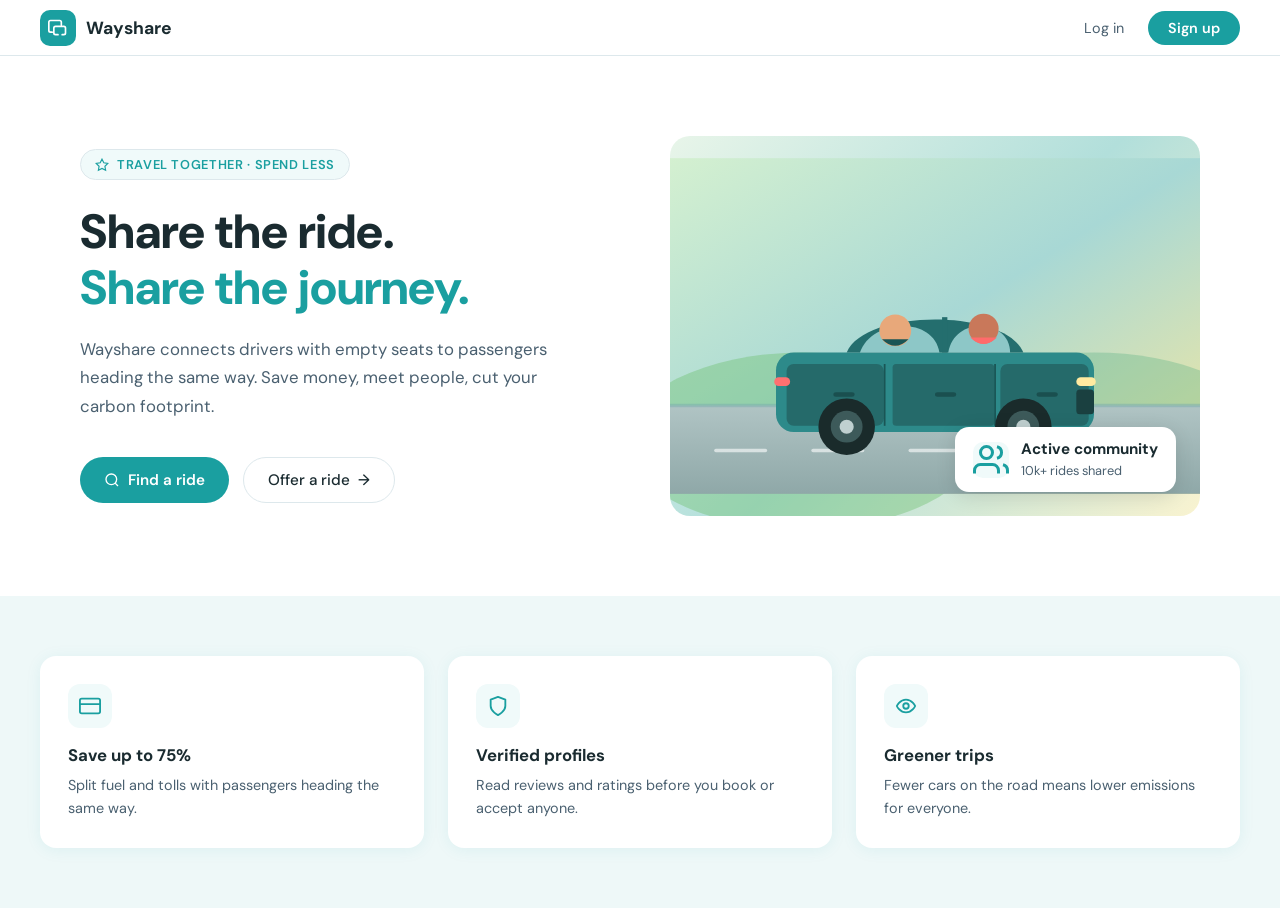
<file: index.html>
<!DOCTYPE html>
<html lang="fr">
<head>
<meta charset="UTF-8">
<meta name="viewport" content="width=device-width, initial-scale=1.0">
<title>Wayshare – Share the Ride</title>
<link href="https://fonts.googleapis.com/css2?family=DM+Sans:wght@400;500;600;700&family=DM+Serif+Display&display=swap" rel="stylesheet">
<style>
    *, *::before, *::after { box-sizing: border-box; margin: 0; padding: 0; }

  :root {
    --teal: #1a9fa0;
    --teal-dark: #138080;
    --teal-light: #e8f7f7;
    --teal-xlight: #f0fafa;
    --text-dark: #1a2b30;
    --text-mid: #4a6070;
    --text-light: #7a9aaa;
    --border: #dde8ec;
    --white: #ffffff;
    --bg: #eef8f8;
    --star: #f5a623;
    --card-shadow: 0 2px 16px rgba(26,159,160,0.08);
  }

  body {
    font-family: 'DM Sans', sans-serif;
    background: var(--bg);
    color: var(--text-dark);
    min-height: 100vh;
  }

  /* ── PAGES ── */
  .page { display: none; }
  .page.active { display: block; }

  /* ── NAVBAR ── */
  nav {
    background: var(--white);
    border-bottom: 1px solid var(--border);
    display: flex;
    align-items: center;
    justify-content: space-between;
    padding: 0 40px;
    height: 56px;
    position: sticky;
    top: 0;
    z-index: 100;
  }
  .nav-logo { display: flex; align-items: center; gap: 10px; cursor: pointer; text-decoration: none; }
  .logo-icon {
    width: 36px; height: 36px; background: var(--teal);
    border-radius: 10px; display: flex; align-items: center; justify-content: center;
  }
  .logo-icon svg { width: 20px; height: 20px; fill: white; }
  .nav-logo span { font-size: 1.1rem; font-weight: 700; color: var(--text-dark); }
  .nav-center button {
    display: flex; align-items: center; gap: 8px;
    background: var(--teal-xlight); border: 1px solid var(--border);
    color: var(--text-mid); font-family: inherit; font-size: 0.9rem;
    padding: 8px 20px; border-radius: 999px; cursor: pointer;
    transition: background 0.2s;
  }
  .nav-center button:hover { background: var(--teal-light); }
  .nav-right { display: flex; gap: 12px; align-items: center; }
  .btn-ghost { background: none; border: none; color: var(--text-mid); font-family: inherit; font-size: 0.9rem; cursor: pointer; padding: 8px 12px; border-radius: 8px; transition: color 0.2s; }
  .btn-ghost:hover { color: var(--teal); }
  .btn-teal {
    background: var(--teal); color: white; border: none;
    font-family: inherit; font-size: 0.9rem; font-weight: 600;
    padding: 8px 20px; border-radius: 999px; cursor: pointer;
    transition: background 0.2s;
  }
  .btn-teal:hover { background: var(--teal-dark); }

  /* ── AUTH CARD ── */
  .auth-wrap {
    min-height: calc(100vh - 56px);
    display: flex; align-items: center; justify-content: center;
    padding: 40px 16px;
  }
  .auth-card {
    background: var(--white);
    border-radius: 20px;
    box-shadow: 0 4px 40px rgba(26,159,160,0.10);
    padding: 40px;
    width: 100%;
    max-width: 420px;
    animation: fadeUp 0.4s ease;
  }
  @keyframes fadeUp {
    from { opacity: 0; transform: translateY(16px); }
    to   { opacity: 1; transform: translateY(0); }
  }
  .auth-logo { display: flex; align-items: center; gap: 10px; margin-bottom: 28px; }
  .auth-logo span { font-size: 1.15rem; font-weight: 700; color: var(--text-dark); }
  .auth-card h1 { font-size: 1.6rem; font-weight: 700; color: var(--text-dark); margin-bottom: 6px; }
  .auth-card p { color: var(--text-mid); font-size: 0.95rem; margin-bottom: 28px; }

  .role-label { font-size: 0.9rem; font-weight: 500; color: var(--text-dark); margin-bottom: 12px; }
  .role-grid { display: grid; grid-template-columns: 1fr 1fr; gap: 12px; margin-bottom: 24px; }
  .role-card {
    border: 2px solid var(--border); border-radius: 12px; padding: 16px;
    cursor: pointer; transition: border-color 0.2s, background 0.2s;
  }
  .role-card.selected { border-color: var(--teal); background: var(--teal-xlight); }
  .role-card svg { width: 22px; height: 22px; stroke: var(--teal); fill: none; margin-bottom: 8px; }
  .role-card strong { display: block; font-size: 0.95rem; font-weight: 600; color: var(--text-dark); }
  .role-card small { color: var(--text-light); font-size: 0.8rem; }

  .field-group { margin-bottom: 18px; }
  .field-group label { display: block; font-size: 0.88rem; font-weight: 500; color: var(--text-dark); margin-bottom: 6px; }
  .field-group input {
    width: 100%; padding: 12px 14px;
    border: 1.5px solid var(--border); border-radius: 10px;
    font-family: inherit; font-size: 0.95rem; color: var(--text-dark);
    background: var(--white); transition: border-color 0.2s;
    outline: none;
  }
  .field-group input:focus { border-color: var(--teal); }
  .field-group input::placeholder { color: var(--text-light); }

  .btn-full {
    width: 100%; padding: 13px;
    background: var(--teal); color: white;
    border: none; border-radius: 10px;
    font-family: inherit; font-size: 1rem; font-weight: 600;
    cursor: pointer; transition: background 0.2s;
    margin-top: 4px;
  }
  .btn-full:hover { background: var(--teal-dark); }

  .auth-footer { text-align: center; margin-top: 20px; font-size: 0.9rem; color: var(--text-mid); }
  .auth-footer a { color: var(--teal); font-weight: 600; cursor: pointer; text-decoration: none; }
  .auth-footer a:hover { text-decoration: underline; }

  .demo-box {
    background: var(--teal-xlight); border: 1px solid var(--border);
    border-radius: 10px; padding: 14px 16px; margin-top: 20px;
  }
  .demo-box strong { font-size: 0.85rem; color: var(--text-dark); }
  .demo-box p { font-size: 0.82rem; color: var(--text-mid); margin-top: 4px; line-height: 1.5; }

  /* ── HOME PAGE ── */
  #home { background: var(--white); }
  .hero {
    display: grid; grid-template-columns: 1fr 1fr;
    align-items: center; gap: 60px;
    max-width: 1200px; margin: 0 auto;
    padding: 80px 40px;
  }
  .hero-badge {
    display: inline-flex; align-items: center; gap: 8px;
    background: var(--teal-xlight); border: 1px solid var(--border);
    color: var(--teal); font-size: 0.8rem; font-weight: 600;
    padding: 6px 14px; border-radius: 999px; margin-bottom: 24px;
    letter-spacing: 0.05em;
  }
  .hero h1 {
    font-size: clamp(2.2rem, 4vw, 3rem);
    font-weight: 800; line-height: 1.15;
    color: var(--text-dark); margin-bottom: 20px;
  }
  .hero h1 span { color: var(--teal); }
  .hero-desc { font-size: 1.05rem; color: var(--text-mid); line-height: 1.7; margin-bottom: 36px; max-width: 480px; }
  .hero-actions { display: flex; gap: 14px; flex-wrap: wrap; }
  .btn-primary {
    display: flex; align-items: center; gap: 8px;
    background: var(--teal); color: white;
    border: none; border-radius: 999px;
    font-family: inherit; font-size: 0.95rem; font-weight: 600;
    padding: 12px 24px; cursor: pointer; transition: background 0.2s;
  }
  .btn-primary:hover { background: var(--teal-dark); }
  .btn-outline {
    display: flex; align-items: center; gap: 8px;
    background: none; color: var(--text-dark);
    border: 1.5px solid var(--border); border-radius: 999px;
    font-family: inherit; font-size: 0.95rem; font-weight: 500;
    padding: 12px 24px; cursor: pointer; transition: border-color 0.2s, color 0.2s;
  }
  .btn-outline:hover { border-color: var(--teal); color: var(--teal); }

  .hero-image {
    position: relative; border-radius: 20px; overflow: hidden;
    background: linear-gradient(135deg, #e8f5e9 0%, #b2dfdb 50%, #f9f3d0 100%);
    height: 380px;
  }
  .hero-image svg { width: 100%; height: 100%; }
  .hero-badge-float {
    position: absolute; bottom: 24px; right: 24px;
    background: white; border-radius: 14px;
    box-shadow: 0 4px 20px rgba(0,0,0,0.12);
    padding: 12px 18px; display: flex; align-items: center; gap: 12px;
  }
  .hero-badge-float .hb-icon { width: 36px; height: 36px; background: var(--teal-xlight); border-radius: 10px; display: flex; align-items: center; justify-content: center; }
  .hero-badge-float strong { display: block; font-size: 0.95rem; color: var(--text-dark); }
  .hero-badge-float small { color: var(--text-mid); font-size: 0.8rem; }

  .features {
    background: var(--bg);
    padding: 60px 40px;
  }
  .features-grid { display: grid; grid-template-columns: repeat(3, 1fr); gap: 24px; max-width: 1200px; margin: 0 auto; }
  .feat-card {
    background: white; border-radius: 16px; padding: 28px;
    box-shadow: var(--card-shadow);
  }
  .feat-icon {
    width: 44px; height: 44px; background: var(--teal-xlight);
    border-radius: 12px; display: flex; align-items: center; justify-content: center;
    margin-bottom: 16px;
  }
  .feat-icon svg { width: 22px; height: 22px; stroke: var(--teal); fill: none; }
  .feat-card h3 { font-size: 1.05rem; font-weight: 700; margin-bottom: 8px; color: var(--text-dark); }
  .feat-card p { font-size: 0.9rem; color: var(--text-mid); line-height: 1.6; }

  /* ── SEARCH PAGE ── */
  #search { background: var(--bg); min-height: calc(100vh - 56px); }
  .search-hero { padding: 48px 40px 0; max-width: 1200px; margin: 0 auto; }
  .search-hero h1 { font-size: 2rem; font-weight: 800; color: var(--text-dark); margin-bottom: 28px; }
  .search-bar {
    background: white; border-radius: 16px;
    box-shadow: var(--card-shadow);
    display: grid; grid-template-columns: 1fr 1fr 1fr auto;
    align-items: end; gap: 0;
    overflow: hidden;
    border: 1.5px solid var(--border);
  }
  .sb-field {
    padding: 18px 20px;
    border-right: 1px solid var(--border);
  }
  .sb-field label { display: flex; align-items: center; gap: 6px; font-size: 0.8rem; font-weight: 600; color: var(--text-mid); margin-bottom: 6px; text-transform: uppercase; letter-spacing: 0.05em; }
  .sb-field label svg { width: 14px; height: 14px; stroke: var(--teal); fill: none; }
  .sb-field input {
    width: 100%; border: none; outline: none;
    font-family: inherit; font-size: 0.95rem; color: var(--text-dark);
    background: transparent;
  }
  .sb-field input::placeholder { color: var(--text-light); }
  .sb-btn {
    background: var(--teal); color: white; border: none;
    font-family: inherit; font-size: 1rem; font-weight: 600;
    padding: 20px 32px; cursor: pointer; transition: background 0.2s;
    display: flex; align-items: center; gap: 8px; white-space: nowrap;
  }
  .sb-btn:hover { background: var(--teal-dark); }
  .sb-btn svg { width: 18px; height: 18px; stroke: white; fill: none; }

  .results { max-width: 1200px; margin: 0 auto; padding: 36px 40px; }
  .results-count { font-size: 0.9rem; color: var(--text-mid); margin-bottom: 20px; font-weight: 500; }
  .rides-grid { display: grid; grid-template-columns: repeat(3, 1fr); gap: 20px; }

  .ride-card {
    background: white; border-radius: 16px;
    border: 1.5px solid var(--border);
    padding: 22px; cursor: pointer;
    transition: box-shadow 0.2s, transform 0.2s;
    animation: fadeUp 0.4s ease both;
  }
  .ride-card:hover { box-shadow: 0 8px 32px rgba(26,159,160,0.13); transform: translateY(-2px); }
  .ride-header { display: flex; justify-content: space-between; align-items: flex-start; margin-bottom: 14px; }
  .ride-date { display: flex; align-items: center; gap: 6px; font-size: 0.83rem; color: var(--text-mid); }
  .ride-date svg { width: 14px; height: 14px; stroke: var(--text-light); fill: none; }
  .ride-price { text-align: right; }
  .ride-price strong { display: block; font-size: 1.3rem; font-weight: 800; color: var(--teal); }
  .ride-price small { font-size: 0.75rem; color: var(--text-light); }
  .ride-route { display: flex; align-items: center; gap: 8px; margin-bottom: 16px; }
  .ride-route svg { width: 14px; height: 14px; stroke: var(--text-mid); fill: none; flex-shrink: 0; }
  .ride-route span { font-size: 0.95rem; font-weight: 600; color: var(--text-dark); }
  .ride-route .arr { color: var(--text-mid); }
  .ride-footer { display: flex; align-items: center; justify-content: space-between; }
  .driver-info { display: flex; align-items: center; gap: 10px; }
  .avatar {
    width: 34px; height: 34px; border-radius: 50%;
    display: flex; align-items: center; justify-content: center;
    font-size: 0.75rem; font-weight: 700; color: white;
  }
  .driver-name { font-size: 0.88rem; font-weight: 600; color: var(--text-dark); }
  .stars { display: flex; gap: 2px; margin-top: 2px; }
  .star { font-size: 11px; }
  .review-count { font-size: 0.75rem; color: var(--text-light); margin-left: 4px; }
  .seats { display: flex; align-items: center; gap: 5px; font-size: 0.82rem; font-weight: 600; color: var(--teal); }
  .seats svg { width: 14px; height: 14px; stroke: var(--teal); fill: none; }

  /* ── ILLUSTRATIONS ── */
  .car-illustration {
    width: 100%; height: 100%;
    display: flex; align-items: center; justify-content: center;
  }

  /* ── BOOK BUTTON ON RIDE CARD ── */
  .ride-card { position: relative; }
  .btn-book {
    display: block; width: 100%;
    margin-top: 16px;
    padding: 10px;
    background: var(--teal); color: white;
    border: none; border-radius: 10px;
    font-family: inherit; font-size: 0.9rem; font-weight: 600;
    cursor: pointer; transition: background 0.2s;
  }
  .btn-book:hover { background: var(--teal-dark); }

  /* ── MODAL OVERLAY ── */
  .modal-overlay {
    display: none;
    position: fixed; inset: 0;
    background: rgba(26,43,48,0.45);
    backdrop-filter: blur(3px);
    z-index: 200;
    align-items: center; justify-content: center;
    padding: 20px;
  }
  .modal-overlay.open { display: flex; }
  .modal {
    background: white;
    border-radius: 20px;
    box-shadow: 0 8px 48px rgba(26,159,160,0.18);
    padding: 36px;
    width: 100%; max-width: 440px;
    animation: fadeUp 0.3s ease;
  }
  .modal-header { display: flex; justify-content: space-between; align-items: flex-start; margin-bottom: 24px; }
  .modal-header h2 { font-size: 1.3rem; font-weight: 700; color: var(--text-dark); }
  .modal-close {
    background: none; border: none; cursor: pointer;
    color: var(--text-light); font-size: 1.4rem; line-height: 1;
    padding: 0; transition: color 0.2s;
  }
  .modal-close:hover { color: var(--text-dark); }

  .modal-route-pill {
    background: var(--teal-xlight); border: 1px solid var(--border);
    border-radius: 12px; padding: 14px 18px;
    display: flex; align-items: center; gap: 10px;
    margin-bottom: 22px;
    font-weight: 600; font-size: 0.95rem; color: var(--text-dark);
  }
  .modal-route-pill svg { width: 16px; height: 16px; stroke: var(--teal); fill: none; flex-shrink: 0; }
  .modal-route-pill .arrow { color: var(--teal); margin: 0 4px; }

  .modal-detail-row {
    display: flex; justify-content: space-between; align-items: center;
    padding: 10px 0; border-bottom: 1px solid var(--border);
    font-size: 0.9rem;
  }
  .modal-detail-row:last-of-type { border-bottom: none; }
  .modal-detail-row span:first-child { color: var(--text-mid); }
  .modal-detail-row span:last-child { font-weight: 600; color: var(--text-dark); }

  .modal-seats-select {
    width: 100%; margin: 20px 0 24px;
  }
  .modal-seats-select label {
    display: block; font-size: 0.88rem; font-weight: 600;
    color: var(--text-dark); margin-bottom: 8px;
  }
  .seats-options { display: flex; gap: 10px; }
  .seat-opt {
    flex: 1; padding: 10px;
    border: 2px solid var(--border); border-radius: 10px;
    text-align: center; font-family: inherit; font-size: 0.9rem;
    font-weight: 600; cursor: pointer; background: white;
    transition: border-color 0.2s, background 0.2s; color: var(--text-dark);
  }
  .seat-opt.selected { border-color: var(--teal); background: var(--teal-xlight); color: var(--teal); }

  .modal-total {
    display: flex; justify-content: space-between; align-items: center;
    background: var(--teal-xlight); border-radius: 12px;
    padding: 14px 18px; margin-bottom: 20px;
    font-size: 1rem; font-weight: 700;
  }
  .modal-total .total-price { font-size: 1.3rem; color: var(--teal); }

  .btn-confirm {
    width: 100%; padding: 13px;
    background: var(--teal); color: white;
    border: none; border-radius: 10px;
    font-family: inherit; font-size: 1rem; font-weight: 700;
    cursor: pointer; transition: background 0.2s;
  }
  .btn-confirm:hover { background: var(--teal-dark); }

  /* ── SUCCESS STATE ── */
  .modal-success { display: none; text-align: center; }
  .success-icon {
    width: 64px; height: 64px; background: var(--teal-xlight);
    border-radius: 50%; display: flex; align-items: center; justify-content: center;
    margin: 0 auto 20px;
  }
  .success-icon svg { width: 30px; height: 30px; stroke: var(--teal); fill: none; }
  .modal-success h2 { font-size: 1.4rem; font-weight: 700; color: var(--text-dark); margin-bottom: 8px; }
  .modal-success p { color: var(--text-mid); font-size: 0.95rem; line-height: 1.6; margin-bottom: 24px; }
  .modal-form { display: block; }

  /* ── AUTH REQUIRED BANNER ── */
  .auth-required-banner {
    display: none;
    background: #fff8e1; border: 1.5px solid #ffd54f;
    border-radius: 12px; padding: 16px 20px;
    margin: 20px 40px 0; max-width: 1200px;
    margin-left: auto; margin-right: auto;
    align-items: center; gap: 14px;
    font-size: 0.92rem; color: var(--text-dark);
  }
  .auth-required-banner.show { display: flex; }
  .auth-required-banner svg { width: 20px; height: 20px; stroke: #f59e0b; fill: none; flex-shrink: 0; }
  .auth-required-banner .banner-actions { margin-left: auto; display: flex; gap: 8px; }
  .banner-btn {
    padding: 7px 16px; border-radius: 8px;
    font-family: inherit; font-size: 0.85rem; font-weight: 600;
    cursor: pointer; transition: background 0.2s;
  }
  .banner-btn.primary { background: var(--teal); color: white; border: none; }
  .banner-btn.primary:hover { background: var(--teal-dark); }
  .banner-btn.secondary { background: none; color: var(--teal); border: 1.5px solid var(--teal); }
  .banner-btn.secondary:hover { background: var(--teal-xlight); }

  /* ── LOGGED IN NAV ── */
  .nav-user { display: flex; align-items: center; gap: 10px; }
  .nav-avatar {
    width: 32px; height: 32px; background: var(--teal);
    border-radius: 50%; display: flex; align-items: center; justify-content: center;
    font-size: 0.75rem; font-weight: 700; color: white;
  }
  .nav-username { font-size: 0.88rem; font-weight: 600; color: var(--text-dark); }
  .btn-logout {
    background: none; border: 1.5px solid var(--border); color: var(--text-mid);
    font-family: inherit; font-size: 0.82rem; padding: 6px 12px;
    border-radius: 8px; cursor: pointer; transition: border-color 0.2s;
  }
  .btn-logout:hover { border-color: var(--teal); color: var(--teal); }

  /* ── APP LAYOUT: sidebar + main ── */
  .app-layout {
    display: flex;
    min-height: calc(100vh - 56px);
  }

  /* ── DRIVER SIDEBAR ── */
  .driver-sidebar {
    width: 240px;
    min-width: 240px;
    background: var(--white);
    border-right: 1px solid var(--border);
    padding: 24px 16px;
    display: flex;
    flex-direction: column;
    gap: 0;
    position: sticky;
    top: 56px;
    height: calc(100vh - 56px);
    overflow-y: auto;
  }
  .sidebar-header {
    display: flex; align-items: center; gap: 12px;
    padding: 0 4px 20px;
    border-bottom: 1px solid var(--border);
    margin-bottom: 20px;
  }
  .sidebar-avatar {
    width: 40px; height: 40px;
    background: var(--teal); border-radius: 50%;
    display: flex; align-items: center; justify-content: center;
    font-size: 0.8rem; font-weight: 700; color: white;
    flex-shrink: 0;
  }
  .sidebar-name { font-size: 0.9rem; font-weight: 700; color: var(--text-dark); }
  .sidebar-role { font-size: 0.75rem; color: var(--text-light); margin-top: 2px; }

  .sidebar-section-label {
    font-size: 0.72rem; font-weight: 700; text-transform: uppercase;
    letter-spacing: 0.08em; color: var(--text-light);
    padding: 0 8px; margin-bottom: 8px;
  }

  .sidebar-nav { display: flex; flex-direction: column; gap: 2px; }
  .snav-item {
    display: flex; align-items: center; gap: 10px;
    padding: 10px 12px; border-radius: 10px;
    border: none; background: none;
    font-family: inherit; font-size: 0.88rem; font-weight: 500;
    color: var(--text-mid); cursor: pointer;
    transition: background 0.15s, color 0.15s;
    text-align: left; width: 100%;
    position: relative;
  }
  .snav-item svg { width: 17px; height: 17px; stroke: currentColor; flex-shrink: 0; }
  .snav-item:hover { background: var(--teal-xlight); color: var(--teal); }
  .snav-item.active { background: var(--teal-xlight); color: var(--teal); font-weight: 600; }
  .snav-item.snav-danger { color: #e05555; }
  .snav-item.snav-danger:hover { background: #fff0f0; color: #c03030; }
  .snav-item.snav-danger.active { background: #fff0f0; color: #c03030; }
  .badge {
    margin-left: auto;
    background: var(--teal); color: white;
    font-size: 0.7rem; font-weight: 700;
    padding: 2px 7px; border-radius: 999px;
  }

  /* ── PANEL AREA ── */
  .panel-area { flex: 1; overflow-y: auto; }
  .panel { display: none; }
  .panel.active { display: block; }

  /* ── PANEL INNER (post / edit / bookings / delete) ── */
  .panel-inner {
    max-width: 760px;
    margin: 0 auto;
    padding: 40px 40px;
  }
  .panel-title-row {
    display: flex; align-items: flex-start; gap: 16px;
    margin-bottom: 32px;
  }
  .panel-icon {
    width: 48px; height: 48px; border-radius: 14px;
    display: flex; align-items: center; justify-content: center;
    flex-shrink: 0;
  }
  .panel-title-row h2 { font-size: 1.4rem; font-weight: 700; color: var(--text-dark); margin-bottom: 4px; }
  .panel-title-row p  { font-size: 0.9rem; color: var(--text-mid); }

  /* form grid */
  .form-grid {
    display: grid; grid-template-columns: 1fr 1fr;
    gap: 16px; margin-bottom: 16px;
  }
  .form-actions { display: flex; margin-top: 28px; }

  /* current trip card (edit panel) */
  .current-trip-card {
    background: var(--teal-xlight); border: 1.5px solid var(--border);
    border-radius: 12px; padding: 16px 20px; margin-bottom: 24px;
  }
  .ct-label { font-size: 0.75rem; font-weight: 700; text-transform: uppercase; letter-spacing: 0.06em; color: var(--teal); margin-bottom: 6px; }
  .ct-route { font-size: 1rem; font-weight: 700; color: var(--text-dark); margin-bottom: 4px; }
  .ct-meta  { font-size: 0.85rem; color: var(--text-mid); }

  /* bookings list */
  .booking-list { display: flex; flex-direction: column; gap: 0; margin-bottom: 0; }
  .booking-row {
    display: flex; align-items: center; gap: 14px;
    padding: 16px 0; border-bottom: 1px solid var(--border);
  }
  .bk-avatar {
    width: 38px; height: 38px; border-radius: 50%;
    display: flex; align-items: center; justify-content: center;
    font-size: 0.75rem; font-weight: 700; color: white; flex-shrink: 0;
  }
  .bk-info { flex: 1; }
  .bk-name { font-size: 0.92rem; font-weight: 600; color: var(--text-dark); }
  .bk-meta { font-size: 0.8rem; color: var(--text-light); margin-top: 2px; }
  .bk-status {
    font-size: 0.75rem; font-weight: 700;
    padding: 4px 10px; border-radius: 999px;
  }
  .bk-status.confirmed { background: #e6f7ee; color: #1a8a50; }
  .bk-status.pending   { background: #fff8e1; color: #b07800; }
  .bk-amount { font-size: 0.95rem; font-weight: 700; color: var(--teal); min-width: 40px; text-align: right; }
  .bk-total-row {
    display: flex; justify-content: space-between; align-items: center;
    padding: 18px 0 0; border-top: 2px solid var(--border); margin-top: 4px;
    font-size: 0.9rem; color: var(--text-mid); font-weight: 500;
  }

  /* delete warning */
  .delete-warning-card {
    background: #fff5f5; border: 1.5px solid #f5c0c0;
    border-radius: 12px; padding: 20px 24px; margin-bottom: 28px;
  }
  .dw-route { font-size: 1rem; font-weight: 700; color: var(--text-dark); margin-bottom: 4px; }
  .dw-meta  { font-size: 0.85rem; color: var(--text-mid); margin-bottom: 14px; }
  .dw-notice {
    display: flex; align-items: flex-start; gap: 8px;
    font-size: 0.85rem; color: #c03030; line-height: 1.5;
  }
  .dw-notice svg { flex-shrink: 0; margin-top: 1px; }

  .btn-danger {
    background: #e05555 !important; color: white;
    border: none; border-radius: 10px;
    font-family: inherit; font-size: 0.95rem; font-weight: 700;
    padding: 13px; cursor: pointer; transition: background 0.2s;
    width: 100%;
  }
  .btn-danger:hover { background: #c03030 !important; }
  .btn-cancel {
    background: white; color: var(--text-mid);
    border: 1.5px solid var(--border); border-radius: 10px;
    font-family: inherit; font-size: 0.95rem; font-weight: 600;
    padding: 13px; cursor: pointer; transition: border-color 0.2s;
    width: 100%;
  }
  .btn-cancel:hover { border-color: var(--teal); color: var(--teal); }

  /* ── TOAST ── */
  .toast {
    position: fixed; bottom: 32px; left: 50%; transform: translateX(-50%) translateY(20px);
    background: #1a2b30; color: white;
    padding: 12px 24px; border-radius: 12px;
    font-size: 0.9rem; font-weight: 500;
    box-shadow: 0 4px 24px rgba(0,0,0,0.18);
    opacity: 0; pointer-events: none;
    transition: opacity 0.25s, transform 0.25s;
    z-index: 300; white-space: nowrap;
  }
  .toast.show { opacity: 1; transform: translateX(-50%) translateY(0); }

  /* search panel uses full width */
  #panel-search .search-hero { padding: 40px 40px 0; }
  #panel-search .results { padding: 28px 40px 40px; }

</style>
</head>
<body>

<!-- ═══════════════ HOME PAGE ═══════════════ -->
<div id="home" class="page active">
  <nav>
    <a class="nav-logo" onclick="show('home')">
      <div class="logo-icon"><svg viewBox="0 0 24 24"><path d="M5 17H3a2 2 0 01-2-2V5a2 2 0 012-2h11a2 2 0 012 2v3m-4 12H9m10 0h-2m2 0a2 2 0 002-2v-6a2 2 0 00-2-2H9a2 2 0 00-2 2v6a2 2 0 002 2m10 0h-2" stroke="white" stroke-width="2" stroke-linecap="round" stroke-linejoin="round" fill="none"/></svg></div>
      <span>Wayshare</span>
    </a>
    <div class="nav-center"></div>
    <div class="nav-right">
      <button class="btn-ghost" onclick="show('login')">Log in</button>
      <button class="btn-teal" onclick="show('signup')">Sign up</button>
    </div>
  </nav>

  <section class="hero">
    <div>
      <div class="hero-badge">
        <svg width="14" height="14" viewBox="0 0 24 24" stroke="currentColor" stroke-width="2" fill="none"><path d="M12 2l3.09 6.26L22 9.27l-5 4.87 1.18 6.88L12 17.77l-6.18 3.25L7 14.14 2 9.27l6.91-1.01L12 2z"/></svg>
        TRAVEL TOGETHER · SPEND LESS
      </div>
      <h1>Share the ride.<br><span>Share the journey.</span></h1>
      <p class="hero-desc">Wayshare connects drivers with empty seats to passengers heading the same way. Save money, meet people, cut your carbon footprint.</p>
      <div class="hero-actions">
        <button class="btn-primary" onclick="show('login')">
          <svg width="16" height="16" viewBox="0 0 24 24" stroke="currentColor" stroke-width="2" fill="none"><circle cx="11" cy="11" r="8"/><path d="m21 21-4.35-4.35"/></svg>
          Find a ride
        </button>
        <button class="btn-outline" onclick="show('signup')">
          Offer a ride &nbsp;→
        </button>
      </div>
    </div>
    <div class="hero-image">
      <svg viewBox="0 0 600 380" xmlns="http://www.w3.org/2000/svg">
        <!-- Background gradient -->
        <defs>
          <linearGradient id="sky" x1="0%" y1="0%" x2="100%" y2="100%">
            <stop offset="0%" style="stop-color:#d4f0d0"/>
            <stop offset="50%" style="stop-color:#a8d8d5"/>
            <stop offset="100%" style="stop-color:#f5e8a0"/>
          </linearGradient>
          <linearGradient id="road" x1="0%" y1="0%" x2="0%" y2="100%">
            <stop offset="0%" style="stop-color:#b0c4c4"/>
            <stop offset="100%" style="stop-color:#8fa8a8"/>
          </linearGradient>
        </defs>
        <rect width="600" height="380" fill="url(#sky)"/>
        <!-- Hills -->
        <ellipse cx="150" cy="320" rx="200" ry="100" fill="#6bbf6b" opacity="0.4"/>
        <ellipse cx="480" cy="300" rx="180" ry="80" fill="#4aaa7a" opacity="0.3"/>
        <!-- Road -->
        <rect x="0" y="280" width="600" height="100" fill="url(#road)"/>
        <rect x="0" y="278" width="600" height="4" fill="#7aadad" opacity="0.5"/>
        <!-- Dashes -->
        <rect x="50" y="329" width="60" height="4" rx="2" fill="white" opacity="0.6"/>
        <rect x="160" y="329" width="60" height="4" rx="2" fill="white" opacity="0.6"/>
        <rect x="270" y="329" width="60" height="4" rx="2" fill="white" opacity="0.6"/>
        <rect x="380" y="329" width="60" height="4" rx="2" fill="white" opacity="0.6"/>
        <rect x="490" y="329" width="60" height="4" rx="2" fill="white" opacity="0.6"/>
        <!-- Car body -->
        <rect x="120" y="220" width="360" height="90" rx="20" fill="#2d8a8a"/>
        <!-- Roof -->
        <path d="M200 220 C220 170 380 170 400 220Z" fill="#246e6e"/>
        <!-- Windows -->
        <path d="M215 220 C228 182 298 178 305 220Z" fill="#a8dede" opacity="0.8"/>
        <path d="M315 220 C322 178 385 182 385 220Z" fill="#a8dede" opacity="0.8"/>
        <!-- Window divider -->
        <rect x="308" y="180" width="6" height="40" fill="#246e6e"/>
        <!-- People visible through windows -->
        <!-- Person 1 (driver) -->
        <circle cx="255" cy="195" r="18" fill="#e8a87a"/>
        <path d="M240 205 Q255 220 270 205" fill="#1a5555"/>
        <!-- Person 2 -->
        <circle cx="355" cy="193" r="17" fill="#c9785a"/>
        <path d="M340 203 Q355 218 370 203" fill="#ff6b6b"/>
        <!-- Doors -->
        <rect x="132" y="233" width="110" height="70" rx="8" fill="#256a6a"/>
        <rect x="252" y="233" width="115" height="70" rx="4" fill="#256a6a"/>
        <rect x="374" y="233" width="100" height="70" rx="8" fill="#256a6a"/>
        <!-- Door handles -->
        <rect x="185" y="265" width="24" height="5" rx="3" fill="#1a4f4f"/>
        <rect x="300" y="265" width="24" height="5" rx="3" fill="#1a4f4f"/>
        <rect x="415" y="265" width="24" height="5" rx="3" fill="#1a4f4f"/>
        <!-- Door lines -->
        <line x1="243" y1="233" x2="243" y2="303" stroke="#1a5555" stroke-width="2"/>
        <line x1="368" y1="233" x2="368" y2="303" stroke="#1a5555" stroke-width="2"/>
        <!-- Wheels -->
        <circle cx="200" cy="304" r="32" fill="#1a2b2b"/>
        <circle cx="200" cy="304" r="18" fill="#3d5a5a"/>
        <circle cx="200" cy="304" r="8" fill="#c0d0d0"/>
        <circle cx="400" cy="304" r="32" fill="#1a2b2b"/>
        <circle cx="400" cy="304" r="18" fill="#3d5a5a"/>
        <circle cx="400" cy="304" r="8" fill="#c0d0d0"/>
        <!-- Headlights -->
        <rect x="460" y="248" width="22" height="10" rx="5" fill="#ffeaa0"/>
        <!-- Tail lights -->
        <rect x="118" y="248" width="18" height="10" rx="5" fill="#ff7070"/>
        <!-- Grill -->
        <rect x="460" y="262" width="20" height="28" rx="4" fill="#1a4040"/>
      </svg>
      <div class="hero-badge-float">
        <div class="hb-icon">
          <svg width="20" height="20" viewBox="0 0 24 24" stroke="#1a9fa0" stroke-width="2" fill="none"><path d="M17 21v-2a4 4 0 00-4-4H5a4 4 0 00-4 4v2"/><circle cx="9" cy="7" r="4"/><path d="M23 21v-2a4 4 0 00-3-3.87m-4-12a4 4 0 010 7.75"/></svg>
        </div>
        <div>
          <strong>Active community</strong>
          <small>10k+ rides shared</small>
        </div>
      </div>
    </div>
  </section>

  <section class="features">
    <div class="features-grid">
      <div class="feat-card">
        <div class="feat-icon">
          <svg viewBox="0 0 24 24" stroke-width="2" stroke-linecap="round" stroke-linejoin="round"><rect x="1" y="4" width="22" height="16" rx="2"/><line x1="1" y1="10" x2="23" y2="10"/></svg>
        </div>
        <h3>Save up to 75%</h3>
        <p>Split fuel and tolls with passengers heading the same way.</p>
      </div>
      <div class="feat-card">
        <div class="feat-icon">
          <svg viewBox="0 0 24 24" stroke-width="2" stroke-linecap="round" stroke-linejoin="round"><path d="M12 22s8-4 8-10V5l-8-3-8 3v7c0 6 8 10 8 10z"/></svg>
        </div>
        <h3>Verified profiles</h3>
        <p>Read reviews and ratings before you book or accept anyone.</p>
      </div>
      <div class="feat-card">
        <div class="feat-icon">
          <svg viewBox="0 0 24 24" stroke-width="2" stroke-linecap="round" stroke-linejoin="round"><path d="M2 12s3-7 10-7 10 7 10 7-3 7-10 7-10-7-10-7z"/><circle cx="12" cy="12" r="3"/></svg>
        </div>
        <h3>Greener trips</h3>
        <p>Fewer cars on the road means lower emissions for everyone.</p>
      </div>
    </div>
  </section>
</div>

<!-- ═══════════════ SIGNUP PAGE ═══════════════ -->
<div id="signup" class="page">
  <nav>
    <a class="nav-logo" onclick="show('home')">
      <div class="logo-icon"><svg viewBox="0 0 24 24"><path d="M5 17H3a2 2 0 01-2-2V5a2 2 0 012-2h11a2 2 0 012 2v3m-4 12H9m10 0h-2m2 0a2 2 0 002-2v-6a2 2 0 00-2-2H9a2 2 0 00-2 2v6a2 2 0 002 2m10 0h-2" stroke="white" stroke-width="2" stroke-linecap="round" stroke-linejoin="round" fill="none"/></svg></div>
      <span>Wayshare</span>
    </a>
    <div class="nav-center"></div>
    <div class="nav-right">
      <button class="btn-ghost" onclick="show('login')">Log in</button>
      <button class="btn-teal" onclick="show('signup')">Sign up</button>
    </div>
  </nav>

  <div class="auth-wrap">
    <div class="auth-card">
      <div class="auth-logo">
        <div class="logo-icon" style="width:36px;height:36px;">
          <svg viewBox="0 0 24 24"><path d="M5 17H3a2 2 0 01-2-2V5a2 2 0 012-2h11a2 2 0 012 2v3m-4 12H9m10 0h-2m2 0a2 2 0 002-2v-6a2 2 0 00-2-2H9a2 2 0 00-2 2v6a2 2 0 002 2m10 0h-2" stroke="white" stroke-width="2" stroke-linecap="round" stroke-linejoin="round" fill="none"/></svg>
        </div>
        <span>Wayshare</span>
      </div>
      <h1>Join the community</h1>
      <p>Sign up in seconds.</p>

      <div class="role-label">I want to...</div>
      <div class="role-grid">
        <div class="role-card selected" id="role-find" onclick="selectRole('find')">
          <svg viewBox="0 0 24 24" stroke-width="2" stroke-linecap="round" stroke-linejoin="round"><path d="M20 21v-2a4 4 0 00-4-4H8a4 4 0 00-4 4v2"/><circle cx="12" cy="7" r="4"/></svg>
          <strong>Find rides</strong>
          <small>Search &amp; book</small>
        </div>
        <div class="role-card" id="role-offer" onclick="selectRole('offer')">
          <svg viewBox="0 0 24 24" stroke-width="2" stroke-linecap="round" stroke-linejoin="round"><rect x="1" y="3" width="15" height="13" rx="2"/><path d="M16 8h4l3 3v5h-7V8z"/><circle cx="5.5" cy="18.5" r="2.5"/><circle cx="18.5" cy="18.5" r="2.5"/></svg>
          <strong>Offer rides</strong>
          <small>Post your trips</small>
        </div>
      </div>

      <div class="field-group">
        <label>Full name</label>
        <input type="text" placeholder="Alex Johnson">
      </div>
      <div class="field-group">
        <label>Email</label>
        <input type="email" placeholder="you@example.com">
      </div>
      <div class="field-group">
        <label>Password</label>
        <input type="password" placeholder="At least 6 characters">
      </div>

      <button class="btn-full" onclick="doSignup()">Create account</button>
      <div class="auth-footer">
        Already have an account? <a onclick="show('login')">Log in</a>
      </div>
    </div>
  </div>
</div>

<!-- ═══════════════ LOGIN PAGE ═══════════════ -->
<div id="login" class="page">
  <nav>
    <a class="nav-logo" onclick="show('home')">
      <div class="logo-icon"><svg viewBox="0 0 24 24"><path d="M5 17H3a2 2 0 01-2-2V5a2 2 0 012-2h11a2 2 0 012 2v3m-4 12H9m10 0h-2m2 0a2 2 0 002-2v-6a2 2 0 00-2-2H9a2 2 0 00-2 2v6a2 2 0 002 2m10 0h-2" stroke="white" stroke-width="2" stroke-linecap="round" stroke-linejoin="round" fill="none"/></svg></div>
      <span>Wayshare</span>
    </a>
    <div class="nav-center"></div>
    <div class="nav-right">
      <button class="btn-ghost" onclick="show('login')">Log in</button>
      <button class="btn-teal" onclick="show('signup')">Sign up</button>
    </div>
  </nav>

  <div class="auth-wrap">
    <div class="auth-card">
      <div class="auth-logo">
        <div class="logo-icon" style="width:36px;height:36px;">
          <svg viewBox="0 0 24 24"><path d="M5 17H3a2 2 0 01-2-2V5a2 2 0 012-2h11a2 2 0 012 2v3m-4 12H9m10 0h-2m2 0a2 2 0 002-2v-6a2 2 0 00-2-2H9a2 2 0 00-2 2v6a2 2 0 002 2m10 0h-2" stroke="white" stroke-width="2" stroke-linecap="round" stroke-linejoin="round" fill="none"/></svg>
        </div>
        <span>Wayshare</span>
      </div>
      <h1>Welcome back</h1>
      <p>Log in to search and book a ride.</p>

      <div id="loginNotice" style="display:none; align-items:center; gap:10px; background:#e8f7f7; border:1.5px solid var(--teal); border-radius:10px; padding:12px 16px; margin-bottom:20px; font-size:0.88rem; color:#1a5050;">
        <svg width="18" height="18" viewBox="0 0 24 24" stroke="#1a9fa0" stroke-width="2" fill="none" stroke-linecap="round"><circle cx="12" cy="12" r="10"/><path d="M12 8v4m0 4h.01"/></svg>
        <span>You must be logged in to search and book a ride. No account? <strong style="cursor:pointer;text-decoration:underline;" onclick="show('signup')">Sign up for free</strong>.</span>
      </div>

      <div class="field-group">
        <label>Email</label>
        <input type="email" placeholder="you@example.com">
      </div>
      <div class="field-group">
        <label>Password</label>
        <input type="password" placeholder="••••••••" value="demo1234">
      </div>

      <button class="btn-full" onclick="doLogin()">Log in</button>
      <div class="auth-footer">
        New here? <a onclick="show('signup')">Create an account</a>
      </div>

      <div class="demo-box">
        <strong>Demo accounts:</strong>
        <p>maya@demo.com (driver) · sam@demo.com (passenger) · password: demo1234</p>
      </div>
    </div>
  </div>
</div>

<!-- ═══════════════ BOOKING MODAL ═══════════════ -->
<div class="modal-overlay" id="bookingModal">
  <div class="modal">
    <div class="modal-form" id="modalForm">
      <div class="modal-header">
        <h2>Confirm your booking</h2>
        <button class="modal-close" onclick="closeModal()">&#215;</button>
      </div>
      <div class="modal-route-pill">
        <svg viewBox="0 0 24 24" stroke-width="2" stroke-linecap="round" stroke-linejoin="round"><path d="M21 10c0 7-9 13-9 13s-9-6-9-13a9 9 0 0118 0z"/><circle cx="12" cy="10" r="3"/></svg>
        <span id="m-from">-</span>
        <span class="arrow">&#8594;</span>
        <span id="m-to">-</span>
      </div>
      <div class="modal-detail-row">
        <span>Date &amp; time</span>
        <span id="m-date">-</span>
      </div>
      <div class="modal-detail-row">
        <span>Driver</span>
        <span id="m-driver">-</span>
      </div>
      <div class="modal-detail-row">
        <span>Price per seat</span>
        <span id="m-price">-</span>
      </div>
      <div class="modal-seats-select">
        <label>Number of seats</label>
        <div class="seats-options" id="seatsOptions"></div>
      </div>
      <div class="modal-total">
        <span>Total</span>
        <span class="total-price" id="m-total">-</span>
      </div>
      <button class="btn-confirm" onclick="confirmBooking()">&#127881; &nbsp;Reserve my seat</button>
    </div>
    <div class="modal-success" id="modalSuccess">
      <div class="success-icon">
        <svg viewBox="0 0 24 24" stroke-width="2.5" stroke-linecap="round" stroke-linejoin="round"><path d="M20 6L9 17l-5-5"/></svg>
      </div>
      <h2>Booking confirmed!</h2>
      <p>Your seat has been reserved. The driver will be notified and you'll receive a confirmation email shortly.</p>
      <button class="btn-confirm" onclick="closeModal()">Done</button>
    </div>
  </div>
</div>

<!-- ═══════════════ SEARCH PAGE ═══════════════ -->
<div id="search" class="page">
  <nav>
    <a class="nav-logo" onclick="show('home')">
      <div class="logo-icon"><svg viewBox="0 0 24 24"><path d="M5 17H3a2 2 0 01-2-2V5a2 2 0 012-2h11a2 2 0 012 2v3m-4 12H9m10 0h-2m2 0a2 2 0 002-2v-6a2 2 0 00-2-2H9a2 2 0 00-2 2v6a2 2 0 002 2m10 0h-2" stroke="white" stroke-width="2" stroke-linecap="round" stroke-linejoin="round" fill="none"/></svg></div>
      <span>Wayshare</span>
    </a>
    <div class="nav-center"></div>
    <div class="nav-right" id="searchNavRight">
    </div>
  </nav>

  <!-- ── MAIN LAYOUT: sidebar + content ── -->
  <div class="app-layout">

    <!-- ═══ LEFT SIDEBAR (Driver) ═══ -->
    <aside class="driver-sidebar">
      <div class="sidebar-header">
        <div class="sidebar-avatar">AJ</div>
        <div>
          <div class="sidebar-name">Alex Johnson</div>
          <div class="sidebar-role">Driver &amp; Passenger</div>
        </div>
      </div>

      <div class="sidebar-section-label">Driver Panel</div>
      <nav class="sidebar-nav">
        <button class="snav-item active" onclick="showPanel('panel-search')">
          <svg viewBox="0 0 24 24" stroke-width="2" fill="none" stroke-linecap="round"><circle cx="11" cy="11" r="8"/><path d="m21 21-4.35-4.35"/></svg>
          Find a ride
        </button>
        <button class="snav-item" onclick="showPanel('panel-post')">
          <svg viewBox="0 0 24 24" stroke-width="2" fill="none" stroke-linecap="round"><circle cx="12" cy="12" r="10"/><line x1="12" y1="8" x2="12" y2="16"/><line x1="8" y1="12" x2="16" y2="12"/></svg>
          Post a trip
        </button>
        <button class="snav-item" onclick="showPanel('panel-edit')">
          <svg viewBox="0 0 24 24" stroke-width="2" fill="none" stroke-linecap="round"><path d="M11 4H4a2 2 0 00-2 2v14a2 2 0 002 2h14a2 2 0 002-2v-7"/><path d="M18.5 2.5a2.121 2.121 0 013 3L12 15l-4 1 1-4 9.5-9.5z"/></svg>
          Edit my trip
        </button>
        <button class="snav-item" onclick="showPanel('panel-bookings')">
          <svg viewBox="0 0 24 24" stroke-width="2" fill="none" stroke-linecap="round"><path d="M17 21v-2a4 4 0 00-4-4H5a4 4 0 00-4 4v2"/><circle cx="9" cy="7" r="4"/><path d="M23 21v-2a4 4 0 00-3-3.87"/><path d="M16 3.13a4 4 0 010 7.75"/></svg>
          View bookings
          <span class="badge">3</span>
        </button>
        <button class="snav-item snav-danger" onclick="showPanel('panel-delete')">
          <svg viewBox="0 0 24 24" stroke-width="2" fill="none" stroke-linecap="round"><polyline points="3 6 5 6 21 6"/><path d="M19 6l-1 14a2 2 0 01-2 2H8a2 2 0 01-2-2L5 6"/><path d="M10 11v6M14 11v6"/><path d="M9 6V4h6v2"/></svg>
          Delete my trip
        </button>
      </nav>
    </aside>

    <!-- ═══ RIGHT CONTENT PANELS ═══ -->
    <main class="panel-area">

      <!-- PANEL 1: Find a ride (search) -->
      <div id="panel-search" class="panel active">
        <div class="search-hero">
          <h1>Find your next ride</h1>
          <div class="search-bar">
            <div class="sb-field">
              <label>
                <svg viewBox="0 0 24 24" stroke-width="2" stroke-linecap="round" stroke-linejoin="round"><path d="M21 10c0 7-9 13-9 13s-9-6-9-13a9 9 0 0118 0z"/><circle cx="12" cy="10" r="3"/></svg>
                From
              </label>
              <input type="text" placeholder="City of departure">
            </div>
            <div class="sb-field">
              <label>
                <svg viewBox="0 0 24 24" stroke-width="2" stroke-linecap="round" stroke-linejoin="round"><path d="M21 10c0 7-9 13-9 13s-9-6-9-13a9 9 0 0118 0z"/><circle cx="12" cy="10" r="3"/></svg>
                To
              </label>
              <input type="text" placeholder="Destination">
            </div>
            <div class="sb-field">
              <label>
                <svg viewBox="0 0 24 24" stroke-width="2" stroke-linecap="round" stroke-linejoin="round"><rect x="3" y="4" width="18" height="18" rx="2"/><line x1="16" y1="2" x2="16" y2="6"/><line x1="8" y1="2" x2="8" y2="6"/><line x1="3" y1="10" x2="21" y2="10"/></svg>
                Date
              </label>
              <input type="date">
            </div>
            <button class="sb-btn">
              <svg viewBox="0 0 24 24" stroke-width="2.5" stroke-linecap="round" stroke-linejoin="round"><circle cx="11" cy="11" r="8"/><path d="m21 21-4.35-4.35"/></svg>
              Search
            </button>
          </div>
        </div>
        <div class="results">
          <div class="results-count">3 rides found</div>
          <div class="rides-grid">
            <div class="ride-card" style="animation-delay:0.05s">
              <div class="ride-header">
                <div class="ride-date"><svg viewBox="0 0 24 24" stroke-width="2" stroke-linecap="round"><rect x="3" y="4" width="18" height="18" rx="2"/><line x1="3" y1="10" x2="21" y2="10"/></svg>Sun, Apr 19 · 7:00 AM</div>
                <div class="ride-price"><strong>$18</strong><small>per seat</small></div>
              </div>
              <div class="ride-route">
                <svg viewBox="0 0 24 24" stroke-width="2" stroke-linecap="round"><path d="M21 10c0 7-9 13-9 13s-9-6-9-13a9 9 0 0118 0z"/><circle cx="12" cy="10" r="3"/></svg>
                <span>Berkeley, CA</span><span style="color:var(--text-light)">→</span><span class="arr">Sacramento, CA</span>
              </div>
              <div class="ride-footer">
                <div class="driver-info">
                  <div class="avatar" style="background:#7c6fcd">LF</div>
                  <div><div class="driver-name">Liam Foster</div><div style="display:flex;align-items:center"><div class="stars"><span class="star" style="color:var(--star)">★</span><span class="star" style="color:var(--star)">★</span><span class="star" style="color:var(--star)">★</span><span class="star" style="color:#d0d8dc">★</span><span class="star" style="color:#d0d8dc">★</span></div><span class="review-count">(1)</span></div></div>
                </div>
                <div class="seats"><svg viewBox="0 0 24 24" stroke-width="2" stroke-linecap="round"><path d="M17 21v-2a4 4 0 00-4-4H5a4 4 0 00-4 4v2"/><circle cx="9" cy="7" r="4"/><path d="M23 21v-2a4 4 0 00-3-3.87"/></svg>2 seats left</div>
              </div>
              <button class="btn-book" onclick="openBooking('Berkeley, CA','Sacramento, CA','Sun, Apr 19 · 7:00 AM','Liam Foster','$18',2)">Reserve a seat</button>
            </div>
            <div class="ride-card" style="animation-delay:0.1s">
              <div class="ride-header">
                <div class="ride-date"><svg viewBox="0 0 24 24" stroke-width="2" stroke-linecap="round"><rect x="3" y="4" width="18" height="18" rx="2"/><line x1="3" y1="10" x2="21" y2="10"/></svg>Mon, Apr 20 · 9:00 AM</div>
                <div class="ride-price"><strong>$45</strong><small>per seat</small></div>
              </div>
              <div class="ride-route">
                <svg viewBox="0 0 24 24" stroke-width="2" stroke-linecap="round"><path d="M21 10c0 7-9 13-9 13s-9-6-9-13a9 9 0 0118 0z"/><circle cx="12" cy="10" r="3"/></svg>
                <span>San Francisco, CA</span><span style="color:var(--text-light)">→</span><span class="arr">Los Angeles, CA</span>
              </div>
              <div class="ride-footer">
                <div class="driver-info">
                  <div class="avatar" style="background:#1a9fa0">MC</div>
                  <div><div class="driver-name">Maya Chen</div><div style="display:flex;align-items:center"><div class="stars"><span class="star" style="color:var(--star)">★</span><span class="star" style="color:var(--star)">★</span><span class="star" style="color:var(--star)">★</span><span class="star" style="color:var(--star)">★</span><span class="star" style="color:var(--star)">★</span></div><span class="review-count">(1)</span></div></div>
                </div>
                <div class="seats"><svg viewBox="0 0 24 24" stroke-width="2" stroke-linecap="round"><path d="M17 21v-2a4 4 0 00-4-4H5a4 4 0 00-4 4v2"/><circle cx="9" cy="7" r="4"/><path d="M23 21v-2a4 4 0 00-3-3.87"/></svg>3 seats left</div>
              </div>
              <button class="btn-book" onclick="openBooking('San Francisco, CA','Los Angeles, CA','Mon, Apr 20 · 9:00 AM','Maya Chen','$45',3)">Reserve a seat</button>
            </div>
            <div class="ride-card" style="animation-delay:0.15s">
              <div class="ride-header">
                <div class="ride-date"><svg viewBox="0 0 24 24" stroke-width="2" stroke-linecap="round"><rect x="3" y="4" width="18" height="18" rx="2"/><line x1="3" y1="10" x2="21" y2="10"/></svg>Thu, Apr 23 · 6:00 AM</div>
                <div class="ride-price"><strong>$35</strong><small>per seat</small></div>
              </div>
              <div class="ride-route">
                <svg viewBox="0 0 24 24" stroke-width="2" stroke-linecap="round"><path d="M21 10c0 7-9 13-9 13s-9-6-9-13a9 9 0 0118 0z"/><circle cx="12" cy="10" r="3"/></svg>
                <span>San Jose, CA</span><span style="color:var(--text-light)">→</span><span class="arr">Lake Tahoe, CA</span>
              </div>
              <div class="ride-footer">
                <div class="driver-info">
                  <div class="avatar" style="background:#1a9fa0">MC</div>
                  <div><div class="driver-name">Maya Chen</div><div style="display:flex;align-items:center"><div class="stars"><span class="star" style="color:var(--star)">★</span><span class="star" style="color:var(--star)">★</span><span class="star" style="color:var(--star)">★</span><span class="star" style="color:var(--star)">★</span><span class="star" style="color:var(--star)">★</span></div><span class="review-count">(1)</span></div></div>
                </div>
                <div class="seats"><svg viewBox="0 0 24 24" stroke-width="2" stroke-linecap="round"><path d="M17 21v-2a4 4 0 00-4-4H5a4 4 0 00-4 4v2"/><circle cx="9" cy="7" r="4"/><path d="M23 21v-2a4 4 0 00-3-3.87"/></svg>4 seats left</div>
              </div>
              <button class="btn-book" onclick="openBooking('San Jose, CA','Lake Tahoe, CA','Thu, Apr 23 · 6:00 AM','Maya Chen','$35',4)">Reserve a seat</button>
            </div>
          </div>
        </div>
      </div>

      <!-- PANEL 2: Post a trip -->
      <div id="panel-post" class="panel">
        <div class="panel-inner">
          <div class="panel-title-row">
            <div class="panel-icon" style="background:#e8f7f7"><svg width="22" height="22" viewBox="0 0 24 24" stroke="#1a9fa0" stroke-width="2" fill="none" stroke-linecap="round"><circle cx="12" cy="12" r="10"/><line x1="12" y1="8" x2="12" y2="16"/><line x1="8" y1="12" x2="16" y2="12"/></svg></div>
            <div>
              <h2>Post a new trip</h2>
              <p>Fill in the details below to offer your ride</p>
            </div>
          </div>
          <div class="form-grid">
            <div class="field-group"><label>Departure city</label><input type="text" placeholder="e.g. San Francisco, CA"></div>
            <div class="field-group"><label>Destination</label><input type="text" placeholder="e.g. Los Angeles, CA"></div>
            <div class="field-group"><label>Date</label><input type="date"></div>
            <div class="field-group"><label>Departure time</label><input type="time" value="08:00"></div>
            <div class="field-group"><label>Available seats</label><input type="number" min="1" max="7" value="3"></div>
            <div class="field-group"><label>Price per seat ($)</label><input type="number" min="1" value="25"></div>
          </div>
          <div class="field-group" style="margin-top:4px"><label>Notes for passengers (optional)</label><input type="text" placeholder="e.g. No smoking, luggage OK, pet-friendly..."></div>
          <div class="form-actions">
            <button class="btn-full" style="max-width:220px" onclick="showToast('Trip posted successfully! 🎉')">Publish trip</button>
          </div>
        </div>
      </div>

      <!-- PANEL 3: Edit my trip -->
      <div id="panel-edit" class="panel">
        <div class="panel-inner">
          <div class="panel-title-row">
            <div class="panel-icon" style="background:#e8f7f7"><svg width="22" height="22" viewBox="0 0 24 24" stroke="#1a9fa0" stroke-width="2" fill="none" stroke-linecap="round"><path d="M11 4H4a2 2 0 00-2 2v14a2 2 0 002 2h14a2 2 0 002-2v-7"/><path d="M18.5 2.5a2.121 2.121 0 013 3L12 15l-4 1 1-4 9.5-9.5z"/></svg></div>
            <div>
              <h2>Edit my trip</h2>
              <p>Update the details of your current trip</p>
            </div>
          </div>
          <!-- Current trip summary -->
          <div class="current-trip-card">
            <div class="ct-label">Current trip</div>
            <div class="ct-route">San Francisco, CA &nbsp;→&nbsp; Los Angeles, CA</div>
            <div class="ct-meta">Mon, Apr 20 · 9:00 AM &nbsp;·&nbsp; 3 seats &nbsp;·&nbsp; $45/seat</div>
          </div>
          <div class="form-grid">
            <div class="field-group"><label>Departure city</label><input type="text" value="San Francisco, CA"></div>
            <div class="field-group"><label>Destination</label><input type="text" value="Los Angeles, CA"></div>
            <div class="field-group"><label>Date</label><input type="date" value="2025-04-20"></div>
            <div class="field-group"><label>Departure time</label><input type="time" value="09:00"></div>
            <div class="field-group"><label>Available seats</label><input type="number" min="1" max="7" value="3"></div>
            <div class="field-group"><label>Price per seat ($)</label><input type="number" value="45"></div>
          </div>
          <div class="form-actions">
            <button class="btn-full" style="max-width:220px" onclick="showToast('Trip updated successfully! ✅')">Save changes</button>
          </div>
        </div>
      </div>

      <!-- PANEL 4: View bookings -->
      <div id="panel-bookings" class="panel">
        <div class="panel-inner">
          <div class="panel-title-row">
            <div class="panel-icon" style="background:#e8f7f7"><svg width="22" height="22" viewBox="0 0 24 24" stroke="#1a9fa0" stroke-width="2" fill="none" stroke-linecap="round"><path d="M17 21v-2a4 4 0 00-4-4H5a4 4 0 00-4 4v2"/><circle cx="9" cy="7" r="4"/><path d="M23 21v-2a4 4 0 00-3-3.87"/><path d="M16 3.13a4 4 0 010 7.75"/></svg></div>
            <div>
              <h2>Reservations on my trip</h2>
              <p>San Francisco → Los Angeles · Mon, Apr 20</p>
            </div>
          </div>
          <div class="booking-list">
            <div class="booking-row">
              <div class="bk-avatar" style="background:#7c6fcd">SR</div>
              <div class="bk-info">
                <div class="bk-name">Sarah Reynolds</div>
                <div class="bk-meta">2 seats &nbsp;·&nbsp; Booked Apr 15</div>
              </div>
              <div class="bk-status confirmed">Confirmed</div>
              <div class="bk-amount">$90</div>
            </div>
            <div class="booking-row">
              <div class="bk-avatar" style="background:#e07b54">TK</div>
              <div class="bk-info">
                <div class="bk-name">Tom Keller</div>
                <div class="bk-meta">1 seat &nbsp;·&nbsp; Booked Apr 16</div>
              </div>
              <div class="bk-status confirmed">Confirmed</div>
              <div class="bk-amount">$45</div>
            </div>
            <div class="booking-row">
              <div class="bk-avatar" style="background:#4a9e7a">JM</div>
              <div class="bk-info">
                <div class="bk-name">Julia Martinez</div>
                <div class="bk-meta">1 seat &nbsp;·&nbsp; Booked Apr 17</div>
              </div>
              <div class="bk-status pending">Pending</div>
              <div class="bk-amount">$45</div>
            </div>
          </div>
          <div class="bk-total-row">
            <span>Total earnings</span>
            <strong style="color:var(--teal);font-size:1.1rem">$180</strong>
          </div>
        </div>
      </div>

      <!-- PANEL 5: Delete trip -->
      <div id="panel-delete" class="panel">
        <div class="panel-inner">
          <div class="panel-title-row">
            <div class="panel-icon" style="background:#fff0f0"><svg width="22" height="22" viewBox="0 0 24 24" stroke="#e05555" stroke-width="2" fill="none" stroke-linecap="round"><polyline points="3 6 5 6 21 6"/><path d="M19 6l-1 14a2 2 0 01-2 2H8a2 2 0 01-2-2L5 6"/><path d="M10 11v6M14 11v6"/><path d="M9 6V4h6v2"/></svg></div>
            <div>
              <h2>Delete my trip</h2>
              <p>This action cannot be undone</p>
            </div>
          </div>
          <div class="delete-warning-card">
            <div class="dw-route">San Francisco, CA &nbsp;→&nbsp; Los Angeles, CA</div>
            <div class="dw-meta">Mon, Apr 20 · 9:00 AM &nbsp;·&nbsp; 3 passengers booked</div>
            <div class="dw-notice">
              <svg width="16" height="16" viewBox="0 0 24 24" stroke="#e05555" stroke-width="2" fill="none" stroke-linecap="round"><path d="M10.29 3.86L1.82 18a2 2 0 001.71 3h16.94a2 2 0 001.71-3L13.71 3.86a2 2 0 00-3.42 0z"/><line x1="12" y1="9" x2="12" y2="13"/><line x1="12" y1="17" x2="12.01" y2="17"/></svg>
              Deleting this trip will automatically cancel all 3 existing reservations and notify passengers.
            </div>
          </div>
          <div class="form-actions" style="gap:12px">
            <button class="btn-full btn-danger" style="max-width:200px" onclick="showToast('Trip deleted. Passengers have been notified. 🗑️')">Yes, delete trip</button>
            <button class="btn-full btn-cancel" style="max-width:200px" onclick="showPanel('panel-search')">Cancel</button>
          </div>
        </div>
      </div>

    </main>
  </div><!-- end app-layout -->
</div>

<script>
  /* ─────────────────────────────────────
     STATE
  ───────────────────────────────────── */
  let isLoggedIn = false;
  let currentRide = {};
  let selectedSeats = 1;

  /* ─────────────────────────────────────
     NAVIGATION
     Rule: Search is 100% blocked without login.
     Any attempt → Login page + notice banner.
  ───────────────────────────────────── */
  function show(pageId) {
    if (pageId === 'search' && !isLoggedIn) {
      // Block — redirect to login with notice
      _goTo('login');
      document.getElementById('loginNotice').style.display = 'flex';
      return;
    }
    _goTo(pageId);
    if (pageId === 'search') _renderSearchNav();
  }

  function _goTo(pageId) {
    document.querySelectorAll('.page').forEach(p => p.classList.remove('active'));
    document.getElementById(pageId).classList.add('active');
    window.scrollTo(0, 0);
  }

  /* ─────────────────────────────────────
     LOGIN
  ───────────────────────────────────── */
  function doLogin() {
    isLoggedIn = true;
    document.getElementById('loginNotice').style.display = 'none';
    _goTo('search');
    _renderSearchNav();
  }

  /* ─────────────────────────────────────
     SIGNUP
  ───────────────────────────────────── */
  function doSignup() {
    isLoggedIn = true;
    _goTo('search');
    _renderSearchNav();
  }

  /* ─────────────────────────────────────
     LOGOUT → back to Home
  ───────────────────────────────────── */
  function doLogout() {
    isLoggedIn = false;
    _goTo('home');
  }

  /* ─────────────────────────────────────
     SEARCH NAV — user badge
  ───────────────────────────────────── */
  function _renderSearchNav() {
    document.getElementById('searchNavRight').innerHTML = `
      <div class="nav-user">
        <div class="nav-avatar">AJ</div>
        <span class="nav-username">Alex Johnson</span>
        <button class="btn-logout" onclick="doLogout()">Log out</button>
      </div>`;
  }

  /* ─────────────────────────────────────
     SIDEBAR PANEL SWITCHER
  ───────────────────────────────────── */
  function showPanel(panelId) {
    document.querySelectorAll('.panel').forEach(p => p.classList.remove('active'));
    document.querySelectorAll('.snav-item').forEach(b => b.classList.remove('active'));
    document.getElementById(panelId).classList.add('active');
    // Highlight matching nav button
    document.querySelectorAll('.snav-item').forEach(b => {
      if (b.getAttribute('onclick') && b.getAttribute('onclick').includes(panelId)) {
        b.classList.add('active');
      }
    });
  }

  /* ─────────────────────────────────────
     TOAST NOTIFICATION
  ───────────────────────────────────── */
  function showToast(msg) {
    const t = document.getElementById('toast');
    t.textContent = msg;
    t.classList.add('show');
    setTimeout(() => t.classList.remove('show'), 3000);
  }


  function selectRole(role) {
    document.getElementById('role-find').classList.toggle('selected', role === 'find');
    document.getElementById('role-offer').classList.toggle('selected', role === 'offer');
  }

  /* ─────────────────────────────────────
     BOOKING MODAL — open
  ───────────────────────────────────── */
  function openBooking(from, to, date, driver, price, maxSeats) {
    currentRide = { from, to, date, driver, price, maxSeats };
    selectedSeats = 1;

    document.getElementById('m-from').textContent   = from;
    document.getElementById('m-to').textContent     = to;
    document.getElementById('m-date').textContent   = date;
    document.getElementById('m-driver').textContent = driver;
    document.getElementById('m-price').textContent  = price;

    // Seat buttons
    const box = document.getElementById('seatsOptions');
    box.innerHTML = '';
    for (let i = 1; i <= maxSeats; i++) {
      const b = document.createElement('button');
      b.className = 'seat-opt' + (i === 1 ? ' selected' : '');
      b.textContent = i + (i === 1 ? ' seat' : ' seats');
      b.onclick = () => {
        selectedSeats = i;
        document.querySelectorAll('.seat-opt').forEach((x, idx) => x.classList.toggle('selected', idx + 1 === i));
        _calcTotal(price, i);
      };
      box.appendChild(b);
    }
    _calcTotal(price, 1);

    document.getElementById('modalForm').style.display    = 'block';
    document.getElementById('modalSuccess').style.display = 'none';
    document.getElementById('bookingModal').classList.add('open');
  }

  function _calcTotal(price, n) {
    document.getElementById('m-total').textContent = '$' + (parseInt(price.replace('$','')) * n);
  }

  /* ─────────────────────────────────────
     BOOKING MODAL — confirm
  ───────────────────────────────────── */
  function confirmBooking() {
    document.getElementById('modalForm').style.display    = 'none';
    document.getElementById('modalSuccess').style.display = 'block';
  }

  /* ─────────────────────────────────────
     BOOKING MODAL — close
  ───────────────────────────────────── */
  function closeModal() {
    document.getElementById('bookingModal').classList.remove('open');
  }

  document.getElementById('bookingModal').addEventListener('click', function(e) {
    if (e.target === this) closeModal();
  });
</script>
<div class="toast" id="toast"></div>
</body>
</html>
</file>
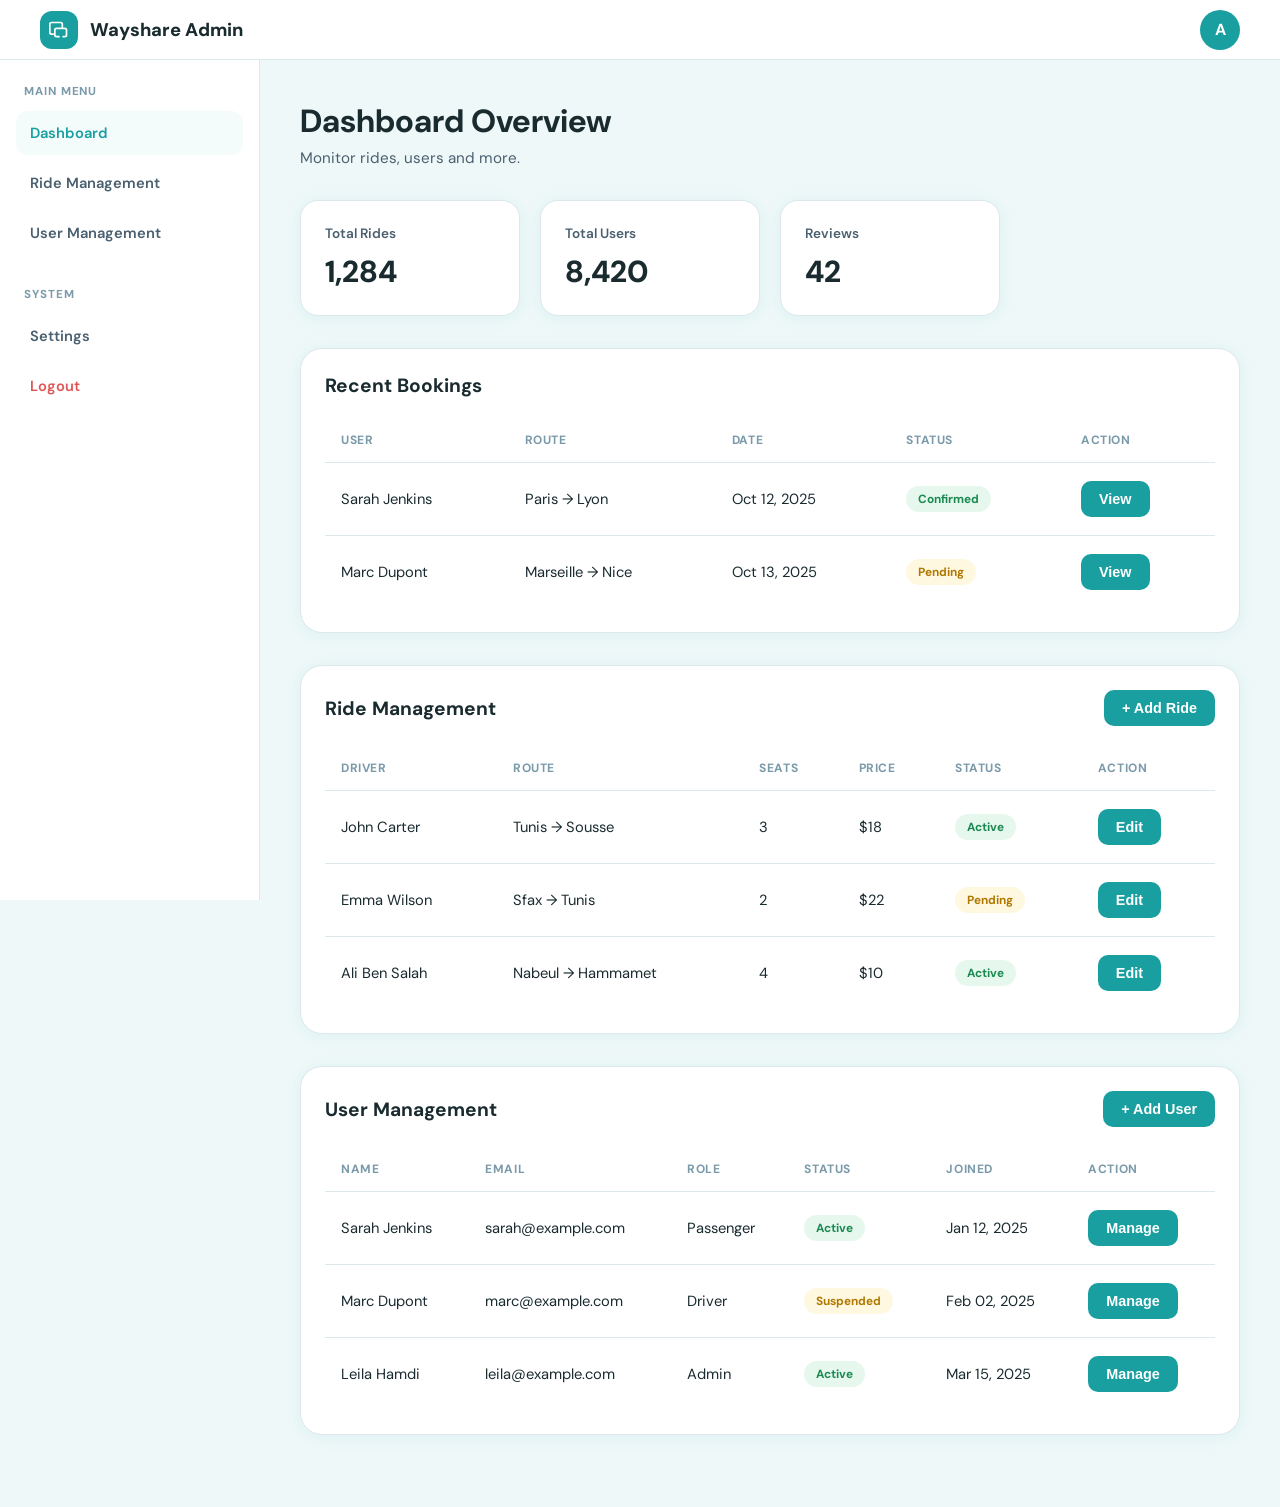
<file: admin.html>
<!DOCTYPE html>
<html lang="en">
<head>
  <meta charset="UTF-8" />
  <meta name="viewport" content="width=device-width, initial-scale=1.0"/>
  <title>Admin Dashboard – Wayshare</title>

  <link href="https://fonts.googleapis.com/css2?family=DM+Sans:wght@400;500;600;700;800&display=swap" rel="stylesheet">

  <style>
    *{
      margin:0;
      padding:0;
      box-sizing:border-box;
    }

    :root{
      --teal:#1a9fa0;
      --teal-dark:#138080;
      --teal-light:#e8f7f7;
      --teal-xlight:#f3fbfb;

      --text-dark:#1a2b30;
      --text-mid:#4a6070;
      --text-light:#7a9aaa;

      --white:#ffffff;
      --border:#dde8ec;
      --bg:#eef8f8;

      --success-bg:#e6f7ee;
      --success:#1a8a50;

      --warning-bg:#fff8e1;
      --warning:#b07800;

      --danger:#e05555;

      --shadow:0 2px 16px rgba(26,159,160,0.08);
    }

    body{
      font-family:'DM Sans',sans-serif;
      background:var(--bg);
      color:var(--text-dark);
      min-height:100vh;
    }

    /* ================= NAVBAR ================= */

    nav{
      height:60px;
      background:var(--white);
      border-bottom:1px solid var(--border);

      display:flex;
      align-items:center;
      justify-content:space-between;

      padding:0 40px;

      position:sticky;
      top:0;
      z-index:100;
    }

    .nav-logo{
      display:flex;
      align-items:center;
      gap:12px;
      text-decoration:none;
    }

    .logo-icon{
      width:38px;
      height:38px;
      background:var(--teal);

      border-radius:12px;

      display:flex;
      align-items:center;
      justify-content:center;
    }

    .logo-icon svg{
      width:20px;
      height:20px;
      fill:white;
    }

    .nav-logo span{
      font-size:1.15rem;
      font-weight:800;
      color:var(--text-dark);
    }

    .admin-profile{
      display:flex;
      align-items:center;
      gap:12px;
    }

    .admin-avatar{
      width:40px;
      height:40px;
      border-radius:50%;
      background:var(--teal);
      color:white;

      display:flex;
      align-items:center;
      justify-content:center;

      font-weight:700;
    }

    /* ================= LAYOUT ================= */

    .app-layout{
      display:flex;
      min-height:calc(100vh - 60px);
    }

    /* ================= SIDEBAR ================= */

    .sidebar{
      width:260px;
      background:var(--white);
      border-right:1px solid var(--border);

      padding:24px 16px;

      position:sticky;
      top:60px;
      height:calc(100vh - 60px);
    }

    .sidebar-section{
      margin-bottom:32px;
    }

    .sidebar-section-label{
      font-size:0.72rem;
      font-weight:700;
      text-transform:uppercase;
      letter-spacing:0.08em;
      color:var(--text-light);

      margin-bottom:12px;
      padding:0 8px;
    }

    .snav-item{
      display:flex;
      align-items:center;
      gap:10px;

      padding:12px 14px;
      border-radius:12px;

      text-decoration:none;
      color:var(--text-mid);

      font-size:0.92rem;
      font-weight:600;

      transition:0.2s;
      margin-bottom:6px;
    }

    .snav-item:hover,
    .snav-item.active{
      background:var(--teal-xlight);
      color:var(--teal);
    }

    /* ================= MAIN CONTENT ================= */

    .main-content{
      flex:1;
      padding:40px;
      overflow-y:auto;
    }

    .header-row{
      display:flex;
      align-items:center;
      justify-content:space-between;
      margin-bottom:32px;
    }

    .page-title h1{
      font-size:2rem;
      margin-bottom:6px;
    }

    .page-title p{
      color:var(--text-mid);
      font-size:0.95rem;
    }

    /* ================= BUTTONS ================= */

    .btn-teal{
      background:var(--teal);
      color:white;

      border:none;
      border-radius:10px;

      padding:10px 18px;

      font-size:0.9rem;
      font-weight:700;

      cursor:pointer;
      transition:0.2s;
    }

    .btn-teal:hover{
      background:var(--teal-dark);
    }

    .btn-danger{
      background:var(--danger);
      color:white;

      border:none;
      border-radius:10px;

      padding:10px 18px;

      font-size:0.9rem;
      font-weight:700;

      cursor:pointer;
    }

    /* ================= STATS ================= */

    .stats-grid{
      display:grid;
      grid-template-columns:repeat(4,1fr);
      gap:20px;

      margin-bottom:32px;
    }

    .stat-card{
      background:var(--white);
      border:1px solid var(--border);

      border-radius:18px;
      padding:24px;

      box-shadow:var(--shadow);
    }

    .stat-card label{
      display:block;
      margin-bottom:10px;

      color:var(--text-mid);
      font-size:0.85rem;
      font-weight:600;
    }

    .stat-card strong{
      font-size:1.9rem;
      font-weight:800;
    }

    /* ================= DATA CARDS ================= */

    .data-card{
      background:var(--white);
      border:1px solid var(--border);

      border-radius:22px;
      padding:24px;

      box-shadow:var(--shadow);

      margin-bottom:32px;
    }

    .card-title{
      display:flex;
      align-items:center;
      justify-content:space-between;

      margin-bottom:20px;
    }

    .card-title h3{
      font-size:1.2rem;
    }

    /* ================= TABLE ================= */

    table{
      width:100%;
      border-collapse:collapse;
    }

    th{
      text-align:left;
      padding:14px 16px;

      font-size:0.75rem;
      text-transform:uppercase;
      letter-spacing:0.05em;

      color:var(--text-light);

      border-bottom:1px solid var(--border);
    }

    td{
      padding:18px 16px;
      border-bottom:1px solid var(--border);

      font-size:0.92rem;
      color:var(--text-dark);
    }

    tr:last-child td{
      border-bottom:none;
    }

    /* ================= STATUS ================= */

    .status-pill{
      display:inline-block;

      padding:5px 12px;
      border-radius:999px;

      font-size:0.74rem;
      font-weight:700;
    }

    .confirmed{
      background:var(--success-bg);
      color:var(--success);
    }

    .pending{
      background:var(--warning-bg);
      color:var(--warning);
    }

    /* ================= RESPONSIVE ================= */

    @media(max-width:1200px){
      .stats-grid{
        grid-template-columns:repeat(2,1fr);
      }
    }

    @media(max-width:900px){

      .sidebar{
        display:none;
      }

      .main-content{
        padding:20px;
      }

      .stats-grid{
        grid-template-columns:1fr;
      }

      .header-row{
        flex-direction:column;
        align-items:flex-start;
        gap:16px;
      }

      table{
        display:block;
        overflow-x:auto;
      }
    }
  </style>
</head>

<body>

  <!-- ================= NAVBAR ================= -->

  <nav>

    <a href="#" class="nav-logo">

      <div class="logo-icon">
        <svg viewBox="0 0 24 24">
          <path d="M5 17H3a2 2 0 01-2-2V5a2 2 0 012-2h11a2 2 0 012 2v3m-4 12H9m10 0h-2m2 0a2 2 0 002-2v-6a2 2 0 00-2-2H9a2 2 0 00-2 2v6a2 2 0 002 2m10 0h-2"
          stroke="white"
          stroke-width="2"
          stroke-linecap="round"
          stroke-linejoin="round"
          fill="none"/>
        </svg>
      </div>

      <span>Wayshare Admin</span>

    </a>

    <div class="admin-profile">
      <div class="admin-avatar">A</div>
    </div>

  </nav>

  <!-- ================= APP LAYOUT ================= -->

  <div class="app-layout">

    <!-- ================= SIDEBAR ================= -->

    <aside class="sidebar">

      <div class="sidebar-section">

        <div class="sidebar-section-label">Main Menu</div>

        <a href="#" class="snav-item active">Dashboard</a>
        <a href="#" class="snav-item">Ride Management</a>
        <a href="#" class="snav-item">User Management</a>

      </div>

      <div class="sidebar-section">

        <div class="sidebar-section-label">System</div>

        <a href="#" class="snav-item">Settings</a>
        <a href="#" class="snav-item" style="color: var(--danger);">Logout</a>

      </div>

    </aside>

    <!-- ================= MAIN CONTENT ================= -->

    <main class="main-content">

      <!-- HEADER -->

      <div class="header-row">

        <div class="page-title">
          <h1>Dashboard Overview</h1>
          <p>Monitor rides, users and more.</p>
        </div>

      </div>

      <!-- STATS -->

      <div class="stats-grid">

        <div class="stat-card">
          <label>Total Rides</label>
          <strong>1,284</strong>
        </div>

        <div class="stat-card">
          <label>Total Users</label>
          <strong>8,420</strong>
        </div>

        <div class="stat-card">
          <label> Reviews</label>
          <strong>42</strong>
        </div>

      </div>

      <!-- BOOKINGS -->

      <div class="data-card">

        <div class="card-title">
          <h3>Recent Bookings</h3>
        </div>

        <table>

          <thead>
            <tr>
              <th>User</th>
              <th>Route</th>
              <th>Date</th>
              <th>Status</th>
              <th>Action</th>
            </tr>
          </thead>

          <tbody>

            <tr>
              <td>Sarah Jenkins</td>
              <td>Paris → Lyon</td>
              <td>Oct 12, 2025</td>
              <td>
                <span class="status-pill confirmed">Confirmed</span>
              </td>
              <td>
                <button class="btn-teal">View</button>
              </td>
            </tr>

            <tr>
              <td>Marc Dupont</td>
              <td>Marseille → Nice</td>
              <td>Oct 13, 2025</td>
              <td>
                <span class="status-pill pending">Pending</span>
              </td>
              <td>
                <button class="btn-teal">View</button>
              </td>
            </tr>

          </tbody>

        </table>

      </div>

      <!-- RIDE MANAGEMENT -->

      <div class="data-card">

        <div class="card-title">

          <h3>Ride Management</h3>

          <button class="btn-teal">
            + Add Ride
          </button>

        </div>

        <table>

          <thead>
            <tr>
              <th>Driver</th>
              <th>Route</th>
              <th>Seats</th>
              <th>Price</th>
              <th>Status</th>
              <th>Action</th>
            </tr>
          </thead>

          <tbody>

            <tr>
              <td>John Carter</td>
              <td>Tunis → Sousse</td>
              <td>3</td>
              <td>$18</td>
              <td>
                <span class="status-pill confirmed">Active</span>
              </td>
              <td>
                <button class="btn-teal">Edit</button>
              </td>
            </tr>

            <tr>
              <td>Emma Wilson</td>
              <td>Sfax → Tunis</td>
              <td>2</td>
              <td>$22</td>
              <td>
                <span class="status-pill pending">Pending</span>
              </td>
              <td>
                <button class="btn-teal">Edit</button>
              </td>
            </tr>

            <tr>
              <td>Ali Ben Salah</td>
              <td>Nabeul → Hammamet</td>
              <td>4</td>
              <td>$10</td>
              <td>
                <span class="status-pill confirmed">Active</span>
              </td>
              <td>
                <button class="btn-teal">Edit</button>
              </td>
            </tr>

          </tbody>

        </table>

      </div>

      <!-- USER MANAGEMENT -->

      <div class="data-card">

        <div class="card-title">

          <h3>User Management</h3>

          <button class="btn-teal">
            + Add User
          </button>

        </div>

        <table>

          <thead>
            <tr>
              <th>Name</th>
              <th>Email</th>
              <th>Role</th>
              <th>Status</th>
              <th>Joined</th>
              <th>Action</th>
            </tr>
          </thead>

          <tbody>

            <tr>
              <td>Sarah Jenkins</td>
              <td>sarah@example.com</td>
              <td>Passenger</td>
              <td>
                <span class="status-pill confirmed">Active</span>
              </td>
              <td>Jan 12, 2025</td>
              <td>
                <button class="btn-teal">Manage</button>
              </td>
            </tr>

            <tr>
              <td>Marc Dupont</td>
              <td>marc@example.com</td>
              <td>Driver</td>
              <td>
                <span class="status-pill pending">Suspended</span>
              </td>
              <td>Feb 02, 2025</td>
              <td>
                <button class="btn-teal">Manage</button>
              </td>
            </tr>

            <tr>
              <td>Leila Hamdi</td>
              <td>leila@example.com</td>
              <td>Admin</td>
              <td>
                <span class="status-pill confirmed">Active</span>
              </td>
              <td>Mar 15, 2025</td>
              <td>
                <button class="btn-teal">Manage</button>
              </td>
            </tr>

          </tbody>

        </table>

      </div>

    </main>

  </div>

</body>
</html>
</file>
